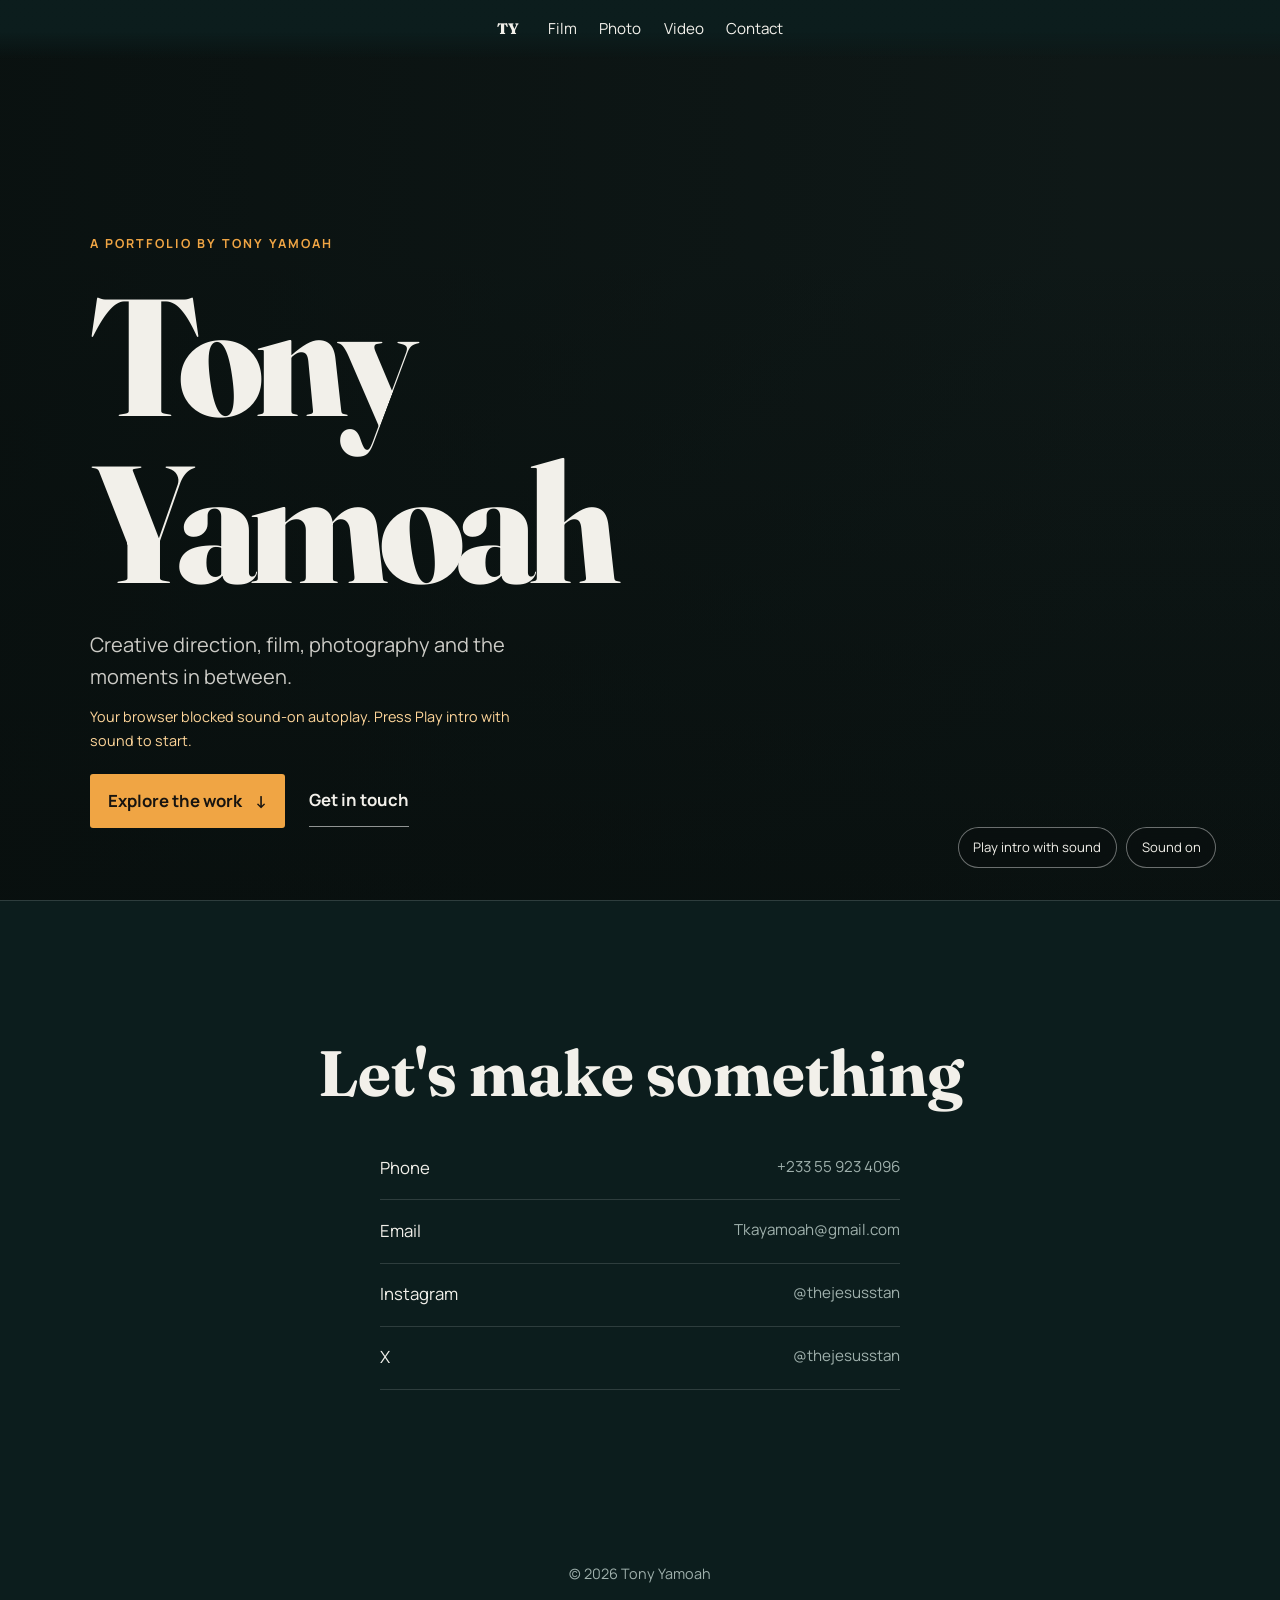
<file: tony-portfolio/index.html>
<!DOCTYPE html>
<html lang="en">
<head>
<meta charset="utf-8">
<meta name="viewport" content="width=device-width, initial-scale=1, viewport-fit=cover">
<meta name="description" content="Tony Yamoah — Creative Director, filmmaker, photographer and videographer.">
<meta name="theme-color" content="#0e1c1b">
<title>Tony Yamoah | Creative Director, Filmmaker, Photographer</title>
<link rel="preconnect" href="https://fonts.googleapis.com">
<link rel="preconnect" href="https://fonts.gstatic.com" crossorigin>
<link href="https://fonts.googleapis.com/css2?family=Fraunces:opsz,wght@9..144,700;9..144,800&family=Manrope:wght@400;500;700&display=swap" rel="stylesheet">
<link rel="stylesheet" href="style.css">
</head>
<body>
<a class="skip" href="#contact">Skip to contact</a>
<nav aria-label="Primary">
  <a href="index.html" class="logo">TY</a>
  <div class="links">
    <a href="film.html">Film</a><a href="photo.html">Photo</a><a href="video.html">Video</a><a href="#contact">Contact</a>
  </div>
</nav>

<main>
<header id="top" class="hero">
  <video class="hero-video" id="heroVideo" playsinline preload="none" aria-hidden="true">
    <source data-src="works/video/intro.mp4" type="video/mp4">
  </video>
  <div class="hero-shade" aria-hidden="true"></div>
  <div class="hero-copy">
    <p class="eyebrow">A portfolio by Tony Yamoah</p>
    <h1>Tony<br>Yamoah</h1>
    <p class="hero-description">Creative direction, film, photography and the moments in between.</p>
    <p class="hero-status" id="heroStatus" hidden role="status" aria-live="polite"></p>
    <div class="hero-actions">
      <a class="primary-link" href="film.html">Explore the work <span aria-hidden="true">↓</span></a>
      <a class="secondary-link" href="#contact">Get in touch</a>
    </div>
  </div>
  <div class="hero-controls" role="group" aria-label="Intro video controls">
    <button id="heroPlayback" type="button" aria-label="Play intro video with sound">Play intro with sound</button>
    <button id="heroSound" type="button" aria-label="Mute intro">Sound on</button>
  </div>
</header>

<section id="contact">
  <h2>Let's make something</h2>
  <div class="contact">
    <a href="tel:+233559234096">Phone <small>+233 55 923 4096</small></a>
    <a href="mailto:Tkayamoah@gmail.com">Email <small>Tkayamoah@gmail.com</small></a>
    <a href="https://www.instagram.com/thejesusstan" target="_blank" rel="noopener">Instagram <small>@thejesusstan</small></a>
    <a href="https://x.com/thejesusstan" target="_blank" rel="noopener">X <small>@thejesusstan</small></a>
  </div>
</section>
</main>

<footer>© 2026 Tony Yamoah</footer>

<script src="script.js"></script>
</body>
</html>
</file>
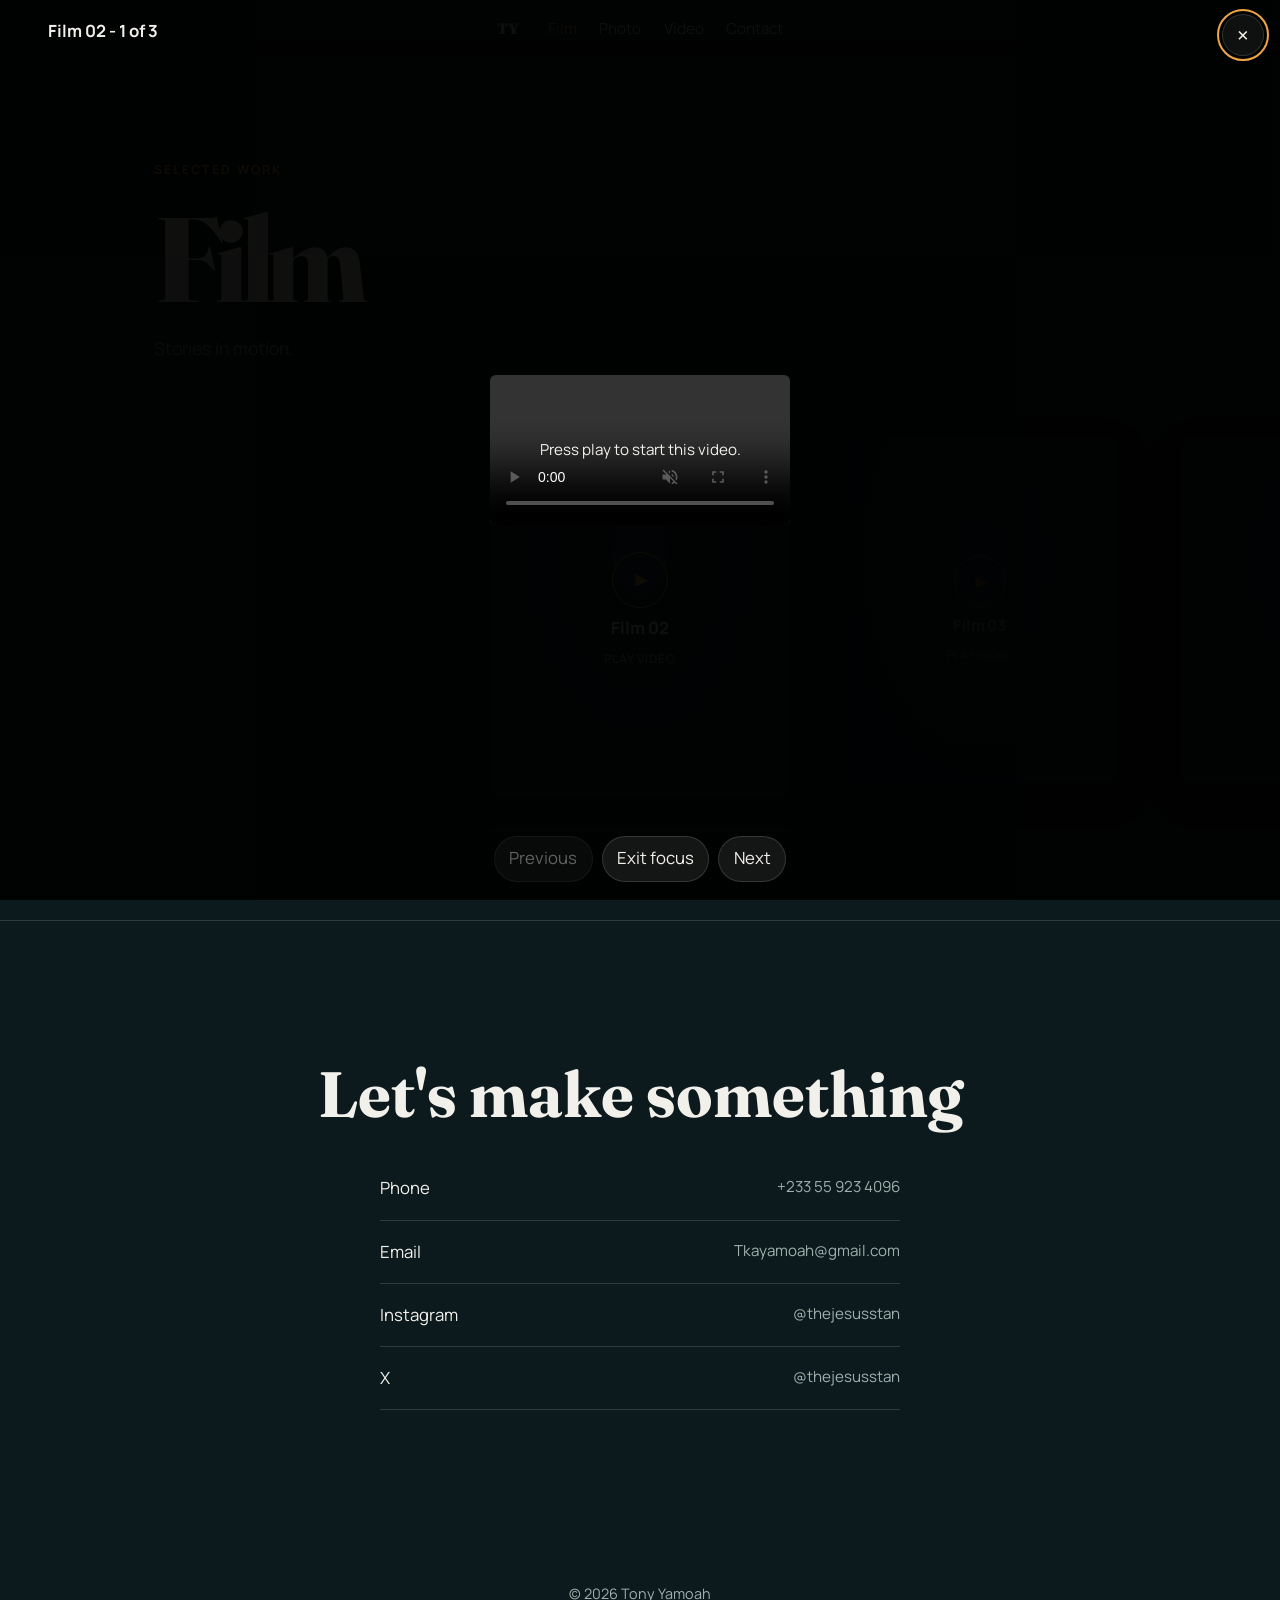
<file: tony-portfolio/film.html>
<!DOCTYPE html>
<html lang="en">
<head>
<meta charset="utf-8">
<meta name="viewport" content="width=device-width, initial-scale=1, viewport-fit=cover">
<meta name="description" content="Selected films by Tony Yamoah.">
<meta name="theme-color" content="#0e1c1b">
<title>Film | Tony Yamoah</title>
<link rel="preconnect" href="https://fonts.googleapis.com">
<link rel="preconnect" href="https://fonts.gstatic.com" crossorigin>
<link href="https://fonts.googleapis.com/css2?family=Fraunces:opsz,wght@9..144,700;9..144,800&family=Manrope:wght@400;500;700&display=swap" rel="stylesheet">
<link rel="stylesheet" href="style.css">
</head>
<body class="work-page">
<a class="skip" href="#journey">Skip to work</a>
<nav aria-label="Primary">
  <a href="index.html" class="logo">TY</a>
  <div class="links">
    <a href="film.html" aria-current="page">Film</a><a href="photo.html">Photo</a><a href="video.html">Video</a><a href="#contact">Contact</a>
  </div>
</nav>

<header class="category-hero">
  <p class="eyebrow">Selected work</p>
  <h1>Film</h1>
  <p>Stories in motion.</p>
</header>

<main id="journey" data-category="film" aria-label="Film works"></main>

<section id="contact">
  <h2>Let's make something</h2>
  <div class="contact">
    <a href="tel:+233559234096">Phone <small>+233 55 923 4096</small></a>
    <a href="mailto:Tkayamoah@gmail.com">Email <small>Tkayamoah@gmail.com</small></a>
    <a href="https://www.instagram.com/thejesusstan" target="_blank" rel="noopener">Instagram <small>@thejesusstan</small></a>
    <a href="https://x.com/thejesusstan" target="_blank" rel="noopener">X <small>@thejesusstan</small></a>
  </div>
</section>

<footer>© 2026 Tony Yamoah</footer>

<div id="lb" hidden role="dialog" aria-modal="true" aria-label="Work preview">
  <button id="lbClose" aria-label="Exit focus">×</button>
  <p id="lbTitle" class="focus-title" aria-live="polite"></p>
  <div class="focus-controls" role="group" aria-label="Focused work controls">
    <button id="lbPrev" type="button" aria-label="Previous work">Previous</button>
    <button id="lbExit" type="button">Exit focus</button>
    <button id="lbNext" type="button" aria-label="Next work">Next</button>
  </div>
  <p id="lbStatus" hidden role="status" aria-live="polite"></p>
  <div id="lbBody"></div>
</div>

<script src="script.js"></script>
</body>
</html>
</file>
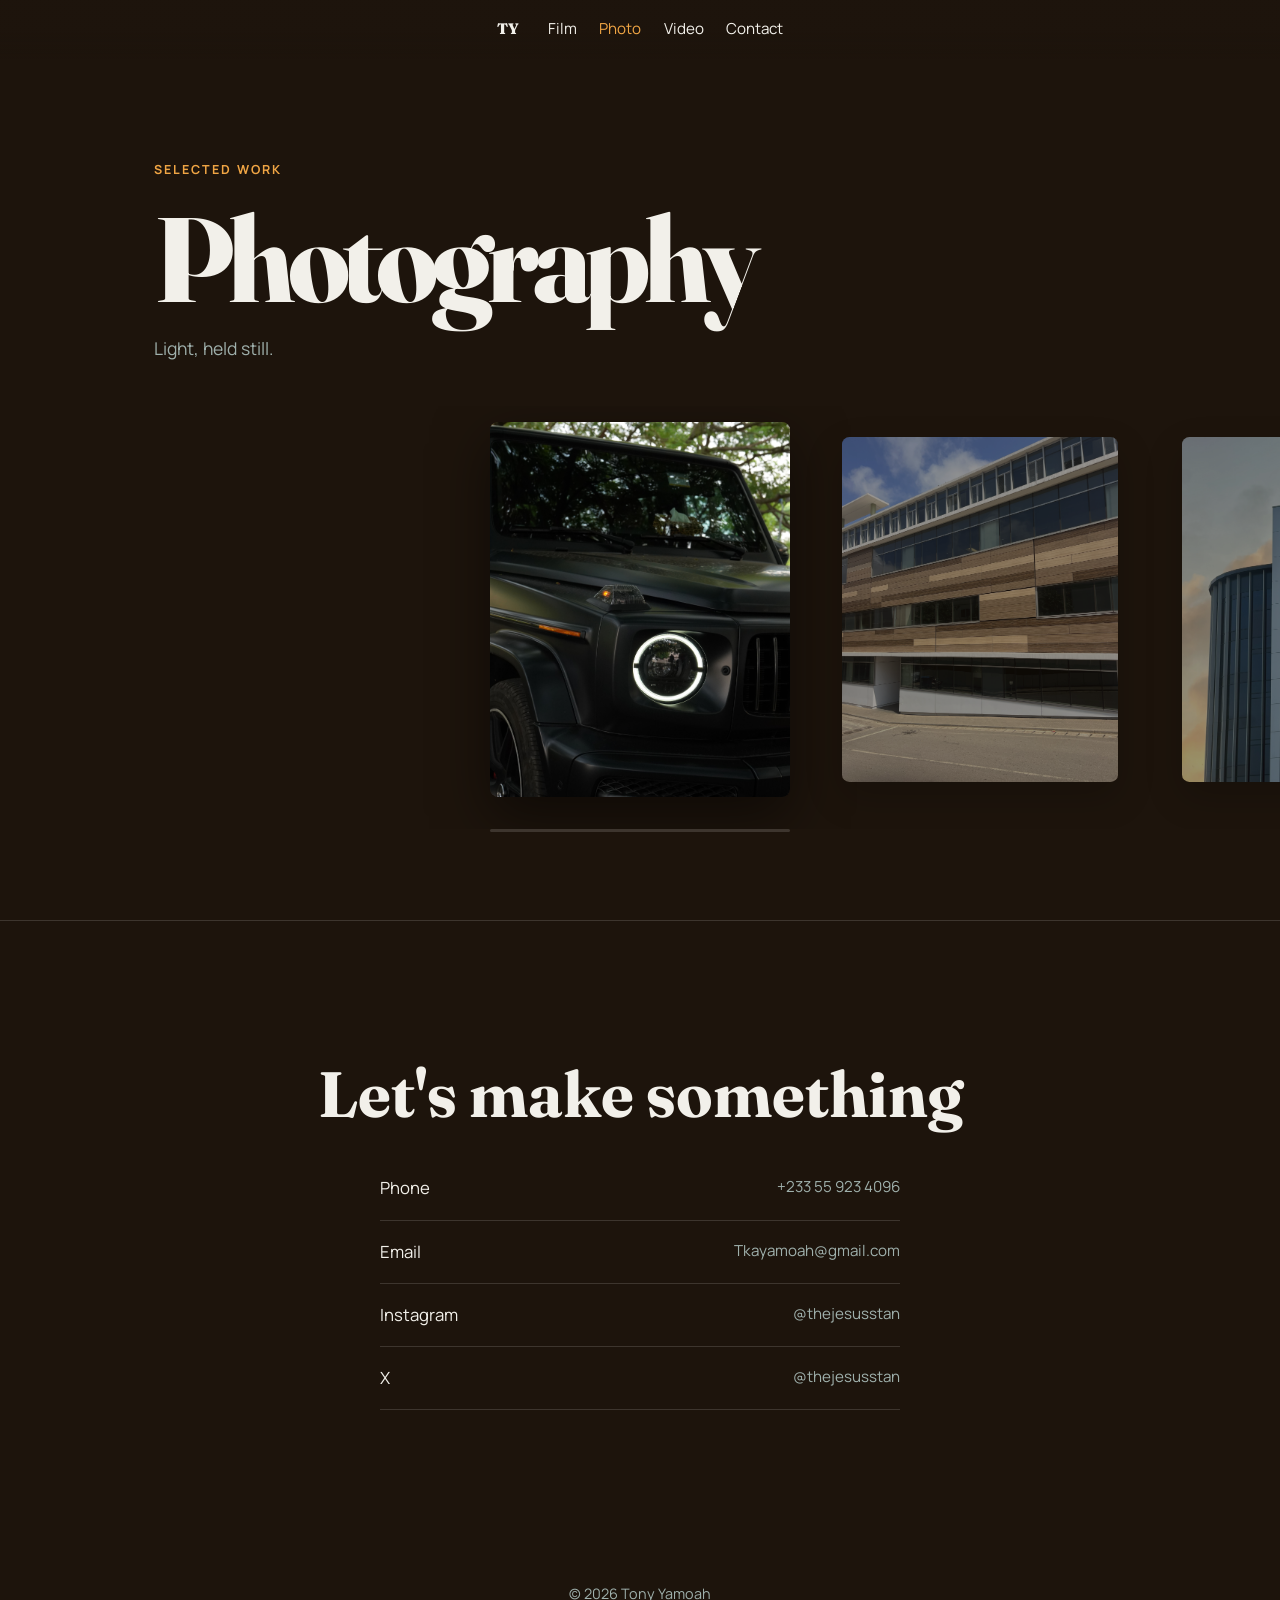
<file: tony-portfolio/photo.html>
<!DOCTYPE html>
<html lang="en">
<head>
<meta charset="utf-8">
<meta name="viewport" content="width=device-width, initial-scale=1, viewport-fit=cover">
<meta name="description" content="Selected photography by Tony Yamoah.">
<meta name="theme-color" content="#0e1c1b">
<title>Photography | Tony Yamoah</title>
<link rel="preconnect" href="https://fonts.googleapis.com">
<link rel="preconnect" href="https://fonts.gstatic.com" crossorigin>
<link href="https://fonts.googleapis.com/css2?family=Fraunces:opsz,wght@9..144,700;9..144,800&family=Manrope:wght@400;500;700&display=swap" rel="stylesheet">
<link rel="stylesheet" href="style.css">
</head>
<body class="work-page">
<a class="skip" href="#journey">Skip to work</a>
<nav aria-label="Primary">
  <a href="index.html" class="logo">TY</a>
  <div class="links">
    <a href="film.html">Film</a><a href="photo.html" aria-current="page">Photo</a><a href="video.html">Video</a><a href="#contact">Contact</a>
  </div>
</nav>

<header class="category-hero">
  <p class="eyebrow">Selected work</p>
  <h1>Photography</h1>
  <p>Light, held still.</p>
</header>

<main id="journey" data-category="photo" aria-label="Photography works"></main>

<section id="contact">
  <h2>Let's make something</h2>
  <div class="contact">
    <a href="tel:+233559234096">Phone <small>+233 55 923 4096</small></a>
    <a href="mailto:Tkayamoah@gmail.com">Email <small>Tkayamoah@gmail.com</small></a>
    <a href="https://www.instagram.com/thejesusstan" target="_blank" rel="noopener">Instagram <small>@thejesusstan</small></a>
    <a href="https://x.com/thejesusstan" target="_blank" rel="noopener">X <small>@thejesusstan</small></a>
  </div>
</section>

<footer>© 2026 Tony Yamoah</footer>

<div id="lb" hidden role="dialog" aria-modal="true" aria-label="Work preview">
  <button id="lbClose" aria-label="Exit focus">×</button>
  <p id="lbTitle" class="focus-title" aria-live="polite"></p>
  <div class="focus-controls" role="group" aria-label="Focused work controls">
    <button id="lbPrev" type="button" aria-label="Previous work">Previous</button>
    <button id="lbExit" type="button">Exit focus</button>
    <button id="lbNext" type="button" aria-label="Next work">Next</button>
  </div>
  <p id="lbStatus" hidden role="status" aria-live="polite"></p>
  <div id="lbBody"></div>
</div>

<script src="script.js"></script>
</body>
</html>
</file>
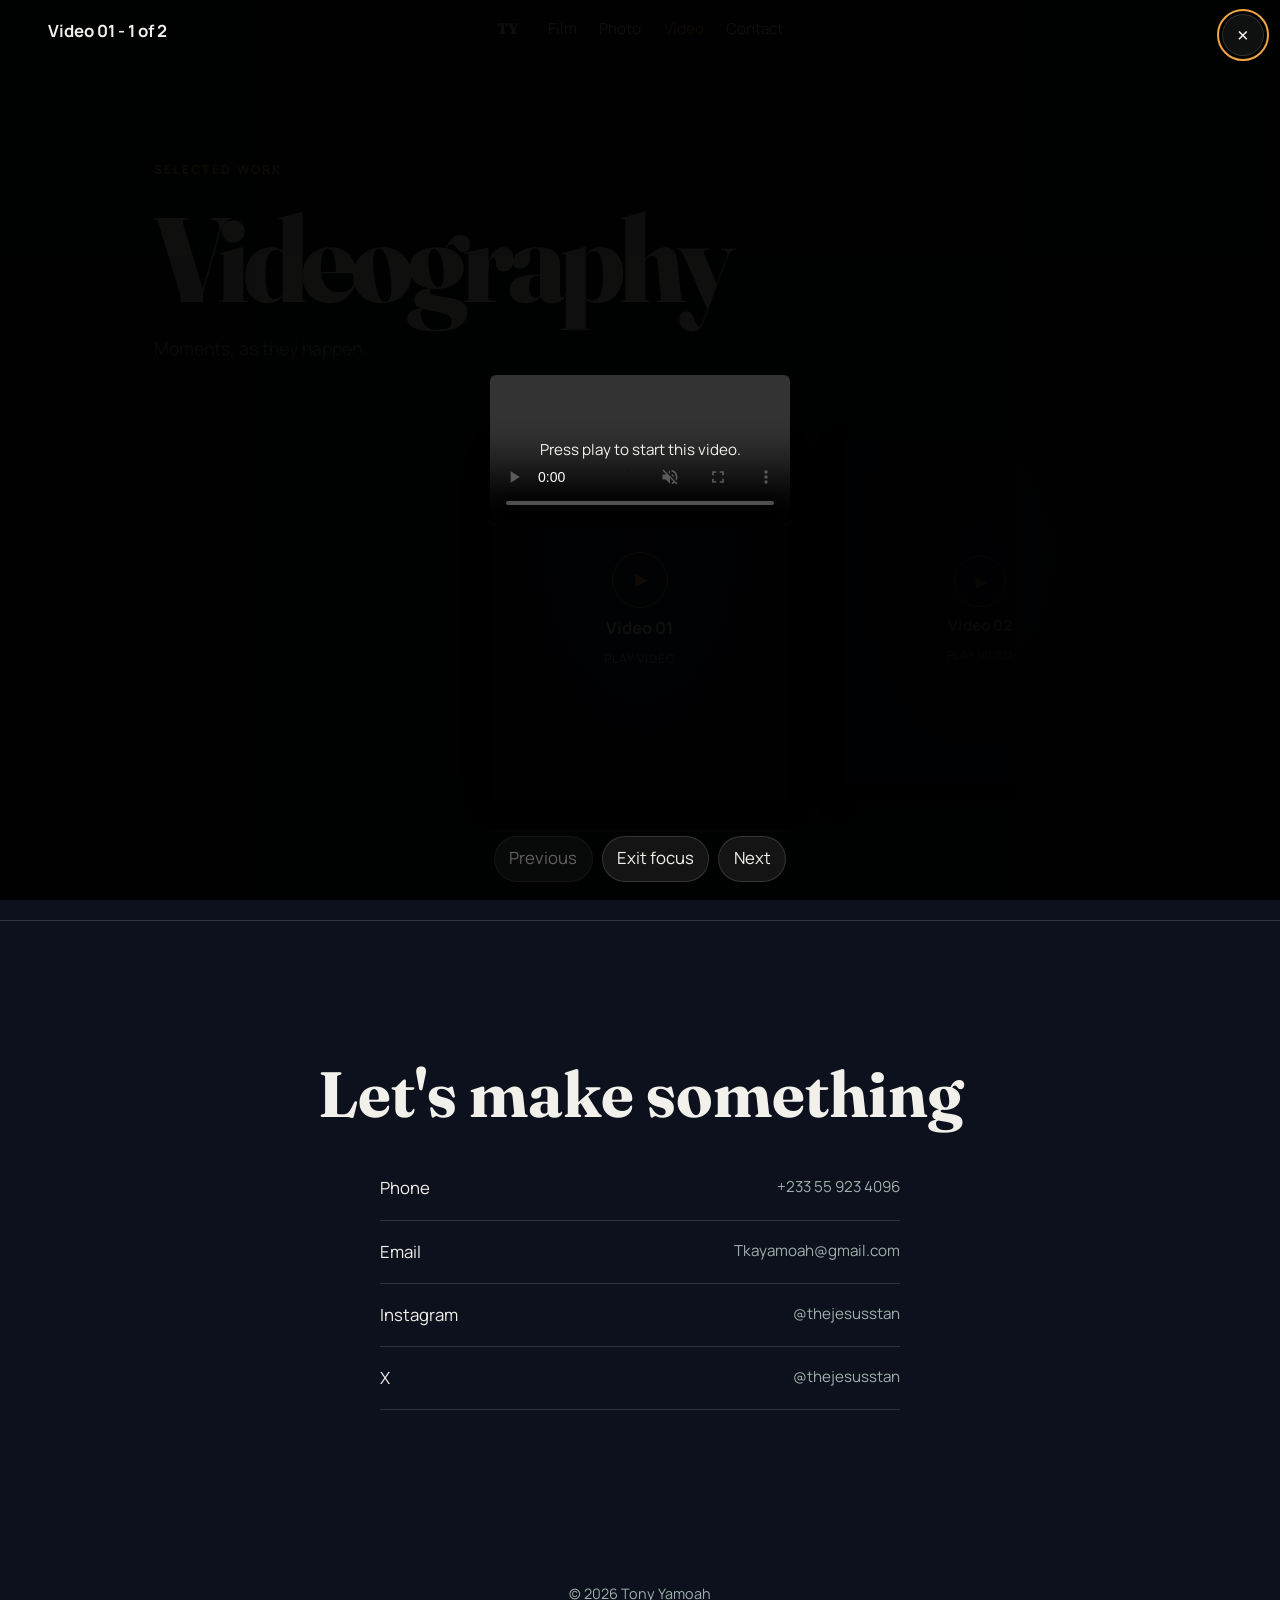
<file: tony-portfolio/video.html>
<!DOCTYPE html>
<html lang="en">
<head>
<meta charset="utf-8">
<meta name="viewport" content="width=device-width, initial-scale=1, viewport-fit=cover">
<meta name="description" content="Selected videography by Tony Yamoah.">
<meta name="theme-color" content="#0e1c1b">
<title>Videography | Tony Yamoah</title>
<link rel="preconnect" href="https://fonts.googleapis.com">
<link rel="preconnect" href="https://fonts.gstatic.com" crossorigin>
<link href="https://fonts.googleapis.com/css2?family=Fraunces:opsz,wght@9..144,700;9..144,800&family=Manrope:wght@400;500;700&display=swap" rel="stylesheet">
<link rel="stylesheet" href="style.css">
</head>
<body class="work-page">
<a class="skip" href="#journey">Skip to work</a>
<nav aria-label="Primary">
  <a href="index.html" class="logo">TY</a>
  <div class="links">
    <a href="film.html">Film</a><a href="photo.html">Photo</a><a href="video.html" aria-current="page">Video</a><a href="#contact">Contact</a>
  </div>
</nav>

<header class="category-hero">
  <p class="eyebrow">Selected work</p>
  <h1>Videography</h1>
  <p>Moments, as they happen.</p>
</header>

<main id="journey" data-category="video" aria-label="Videography works"></main>

<section id="contact">
  <h2>Let's make something</h2>
  <div class="contact">
    <a href="tel:+233559234096">Phone <small>+233 55 923 4096</small></a>
    <a href="mailto:Tkayamoah@gmail.com">Email <small>Tkayamoah@gmail.com</small></a>
    <a href="https://www.instagram.com/thejesusstan" target="_blank" rel="noopener">Instagram <small>@thejesusstan</small></a>
    <a href="https://x.com/thejesusstan" target="_blank" rel="noopener">X <small>@thejesusstan</small></a>
  </div>
</section>

<footer>© 2026 Tony Yamoah</footer>

<div id="lb" hidden role="dialog" aria-modal="true" aria-label="Work preview">
  <button id="lbClose" aria-label="Exit focus">×</button>
  <p id="lbTitle" class="focus-title" aria-live="polite"></p>
  <div class="focus-controls" role="group" aria-label="Focused work controls">
    <button id="lbPrev" type="button" aria-label="Previous work">Previous</button>
    <button id="lbExit" type="button">Exit focus</button>
    <button id="lbNext" type="button" aria-label="Next work">Next</button>
  </div>
  <p id="lbStatus" hidden role="status" aria-live="polite"></p>
  <div id="lbBody"></div>
</div>

<script src="script.js"></script>
</body>
</html>
</file>
<file: tony-portfolio/style.css>
/* ---------- tokens ---------- */
:root{
  --hue:180;
  --fg:#f2f0ea;
  --mute:#9fb0ac;
  --accent:#f0a544;
  --line:rgba(255,255,255,.14);
  --bg:hsl(var(--hue) 42% 8%);
  --bg2:hsl(var(--hue) 40% 11%);
  box-sizing:border-box;
  padding-top:env(safe-area-inset-top,0px);
  padding-bottom:env(safe-area-inset-bottom,0px);
}
*,*::before,*::after{box-sizing:inherit}
html{scroll-padding-top:76px;scroll-behavior:smooth}
body{
  margin:0;background:var(--bg);color:var(--fg);
  font:400 1.05rem/1.6 Manrope,system-ui,-apple-system,sans-serif;
  text-align:center;overflow-x:hidden;
  transition:background-color .9s ease;
  -webkit-font-smoothing:antialiased;
}
h1,h2{font-family:Fraunces,Georgia,serif;line-height:1;margin:0}
a,button{color:inherit;font:inherit}
img,video{max-width:100%;display:block}
:focus-visible{outline:2px solid var(--accent);outline-offset:3px;border-radius:2px}
.skip{position:absolute;left:-999px;top:0;background:var(--accent);color:#111;padding:.6rem 1rem;z-index:50;border-radius:0 0 6px 0}
.skip:focus{left:0}

/* ---------- nav ---------- */
nav{
  position:fixed;top:0;left:0;right:0;z-index:5;
  display:flex;justify-content:center;align-items:center;gap:1.4rem;
  padding:calc(14px + env(safe-area-inset-top,0px)) 4vw 14px;
  background:linear-gradient(hsl(var(--hue) 42% 8%) 55%,transparent);
  font-size:.95rem;
}
.logo{font-family:Fraunces,serif;font-weight:800;margin-right:.4rem}
.links{display:flex;gap:1.4rem;overflow-x:auto;scrollbar-width:none;white-space:nowrap}
.links::-webkit-scrollbar{display:none}
nav a{text-decoration:none;padding:.2rem 0}
nav a:hover{color:var(--accent)}
nav a[aria-current=page]{color:var(--accent)}

/* ---------- intro ---------- */
.hero{
  min-height:100svh;display:grid;align-items:end;justify-items:start;
  position:relative;isolation:isolate;overflow:hidden;
  padding:10rem clamp(1.5rem,7vw,7rem) 4.5rem;text-align:left;
  background:#101a19;
}
.hero-video,.hero-shade{position:absolute;inset:0;width:100%;height:100%}
.hero-video{z-index:-2;object-fit:cover}
.hero-shade{
  z-index:-1;
  background:linear-gradient(90deg,rgba(8,15,14,.78),rgba(8,15,14,.18) 85%),
    linear-gradient(0deg,rgba(8,15,14,.76),transparent 72%);
}
.hero-copy{max-width:760px}
.hero-copy h1{font-size:clamp(4.5rem,13vw,10.5rem);font-weight:800;letter-spacing:-.055em}
.eyebrow{color:var(--accent);font-size:.78rem;font-weight:700;letter-spacing:.16em;text-transform:uppercase;margin:0 0 1.2rem}
.hero-description{color:rgba(242,240,234,.84);font-size:clamp(1rem,2vw,1.25rem);max-width:36ch;margin:1.4rem 0 2rem}
.hero-status{color:#ffd69a;font-size:.9rem;max-width:48ch;margin:-1.2rem 0 1.4rem}
.hero-actions{display:flex;align-items:center;gap:1.5rem;flex-wrap:wrap}
.hero-actions a{text-decoration:none;font-weight:700}
.primary-link{display:inline-flex;align-items:center;gap:.8rem;padding:.85rem 1.15rem;border-radius:3px;background:var(--accent);color:#171410}
.primary-link:hover{background:#ffc36a}
.secondary-link{padding:.75rem 0;border-bottom:1px solid rgba(255,255,255,.55)}
.hero-controls{position:absolute;right:clamp(1.5rem,5vw,4rem);bottom:2rem;display:flex;gap:.6rem}
.hero-controls button{
  border:1px solid rgba(255,255,255,.4);border-radius:99px;
  background:rgba(10,16,15,.42);backdrop-filter:blur(8px);
  padding:.55rem .9rem;font-size:.82rem;cursor:pointer
}
.hero-controls button:hover{border-color:var(--accent);color:var(--accent)}

/* ---------- category pages ---------- */
.category-hero{
  max-width:1100px;margin:0 auto;padding:10rem 5vw 1.8rem;text-align:left
}
.category-hero h1{font-size:clamp(3.5rem,10vw,7.5rem);font-weight:800;letter-spacing:-.055em}
.category-hero>p:last-child{color:var(--mute);font-size:1.1rem;margin:.9rem 0 0}
.work-page .chapter{padding:1rem 0 5.5rem;border-top:0}

/* ---------- chapters (normal vertical flow — no scroll hijack) ---------- */
.chapter{padding:5.5rem 0;border-top:1px solid var(--line)}

.carousel{position:relative}
.track{
  display:flex;gap:min(5vw,2.5rem);
  padding:1rem calc(50vw - min(150px,32vw)) 2rem;
  overflow-x:auto;overflow-y:hidden;
  scroll-snap-type:x proximity;
  scrollbar-width:none;-ms-overflow-style:none;
  touch-action:pan-x pan-y;
  overscroll-behavior-x:contain;
}
.track::-webkit-scrollbar{display:none}
.frame{
  flex:none;width:min(300px,66vw);aspect-ratio:4/5;border:0;padding:0;border-radius:8px;overflow:hidden;
  cursor:pointer;background:var(--bg2);scroll-snap-align:center;
  box-shadow:0 16px 40px rgba(0,0,0,.35);
  opacity:.55;transform:scale(.92);
  transition:opacity .35s ease,transform .35s ease,box-shadow .35s ease;
  -webkit-tap-highlight-color:transparent;
}
.frame.active{opacity:1;transform:scale(1);box-shadow:0 20px 55px rgba(0,0,0,.5)}
.frame:hover{box-shadow:0 20px 55px hsl(var(--hue) 80% 50% / .4)}
.frame img,.frame video{width:100%;height:100%;object-fit:cover}
.frame figcaption,.frame .cap{position:absolute}
.video-frame{
  display:grid;place-items:center;
  background:radial-gradient(ellipse at 50% 35%,hsl(var(--hue) 35% 20%),var(--bg2) 72%);
}
.video-prompt{display:grid;justify-items:center;gap:.45rem;color:var(--fg);font-weight:700}
.video-prompt small{color:var(--mute);font-size:.75rem;font-weight:500;letter-spacing:.08em;text-transform:uppercase}
.play-icon{
  width:3.5rem;height:3.5rem;border:1px solid var(--accent);border-radius:50%;
  display:grid;place-items:center;padding-left:.2rem;color:var(--accent);
  transition:background .2s ease,color .2s ease,transform .2s ease
}
.video-frame:hover .play-icon{background:var(--accent);color:#111;transform:scale(1.08)}
.empty{color:var(--mute);font-style:italic;padding:0 4vw}

.navbtn{
  position:absolute;top:45%;translate:0 -50%;z-index:2;
  width:44px;height:44px;border-radius:50%;border:1px solid var(--line);
  background:color-mix(in srgb,var(--bg) 70%,transparent);backdrop-filter:blur(6px);
  font-size:1.3rem;display:grid;place-items:center;cursor:pointer;
  opacity:0;transition:opacity .25s ease,background .25s ease;
}
.carousel:hover .navbtn,.navbtn:focus-visible{opacity:1}
.navbtn:hover{background:var(--accent);color:#111}
.navbtn.prev{left:1vw}.navbtn.next{right:1vw}
@media (hover:none){.navbtn{display:none}}

.bar{height:3px;max-width:min(300px,66vw);margin:0 auto;background:var(--line);border-radius:99px;overflow:hidden}
.bar i{display:block;height:100%;width:0%;background:var(--accent);transition:width .1s linear}

/* ---------- contact ---------- */
#contact{min-height:70svh;display:grid;place-content:center;justify-items:center;padding:6rem 5vw;border-top:1px solid var(--line)}
#contact h2{font-size:clamp(2.1rem,7vw,4rem);margin-bottom:2rem}
.contact{width:min(520px,100%)}
.contact a{display:flex;justify-content:space-between;gap:1rem;padding:1.1rem 0;border-bottom:1px solid var(--line);text-decoration:none}
.contact a:hover{color:var(--accent)}
.contact small{color:var(--mute);font-size:.95rem}
footer{padding:2rem 5vw calc(2rem + env(safe-area-inset-bottom,0px));color:var(--mute);font-size:.9rem}

/* ---------- lightbox ---------- */
body.focus-open{overflow:hidden}
#lb{position:fixed;inset:0;z-index:20;background:rgba(0,0,0,.94);display:grid;place-items:center;padding:4vw}
#lb[hidden]{display:none}
#lb img,#lb video{max-width:min(94vw,1100px);max-height:80svh;border-radius:6px;object-fit:contain}
#lbTitle{position:absolute;top:calc(18px + env(safe-area-inset-top,0px));left:clamp(16px,4vw,48px);z-index:2;margin:0;color:var(--fg);font-weight:700}
#lbStatus{position:absolute;top:50%;left:50%;translate:-50% -50%;z-index:2;margin:0;color:var(--fg);font-size:.95rem}
#lbStatus[hidden]{display:none}
#lbClose{position:absolute;top:calc(14px + env(safe-area-inset-top,0px));right:16px;width:42px;height:42px;border-radius:50%;border:1px solid var(--line);background:rgba(255,255,255,.06);font-size:1.5rem;cursor:pointer}
#lbClose:hover{background:var(--accent);color:#111}
.focus-controls{position:absolute;left:50%;bottom:calc(18px + env(safe-area-inset-bottom,0px));translate:-50% 0;z-index:2;display:flex;align-items:center;gap:.55rem}
.focus-controls button{border:1px solid var(--line);border-radius:99px;background:rgba(255,255,255,.08);padding:.55rem .9rem;cursor:pointer}
.focus-controls button:hover:not(:disabled){background:var(--accent);color:#111}
.focus-controls button:disabled{opacity:.4;cursor:not-allowed}

/* ---------- reduced motion / small screens ---------- */
@media (prefers-reduced-motion:reduce){
  html{scroll-behavior:auto}
  .frame{transition:none}
}
@media (max-width:520px){
  nav{gap:.9rem}
  .links{gap:1rem}
  .navbtn{width:38px;height:38px}
  .hero{min-height:88svh;padding-bottom:7rem}
  .hero-copy h1{font-size:clamp(4rem,19vw,6rem)}
  .hero-controls{right:1.5rem;bottom:1.2rem}
  .focus-controls{bottom:calc(12px + env(safe-area-inset-bottom,0px));gap:.35rem}
  .focus-controls button{padding:.5rem .65rem;font-size:.85rem}
}
</file>
